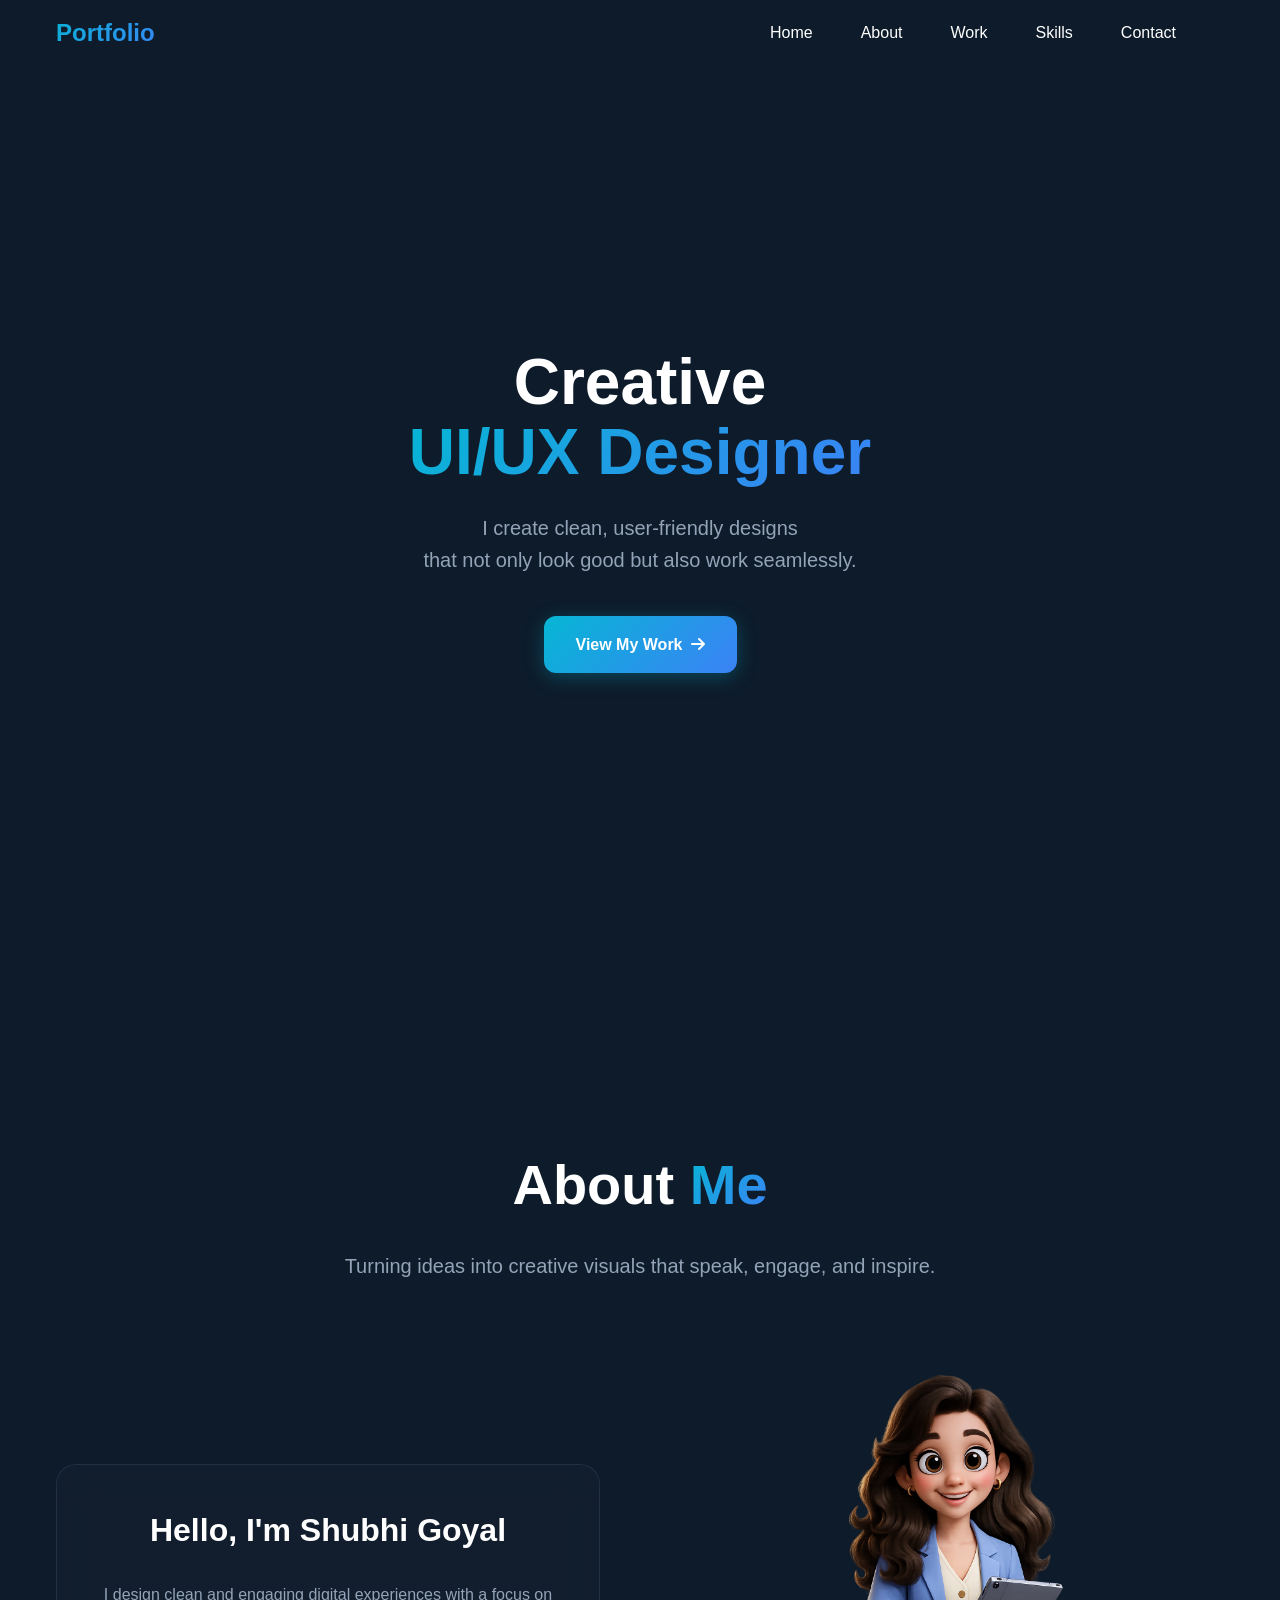
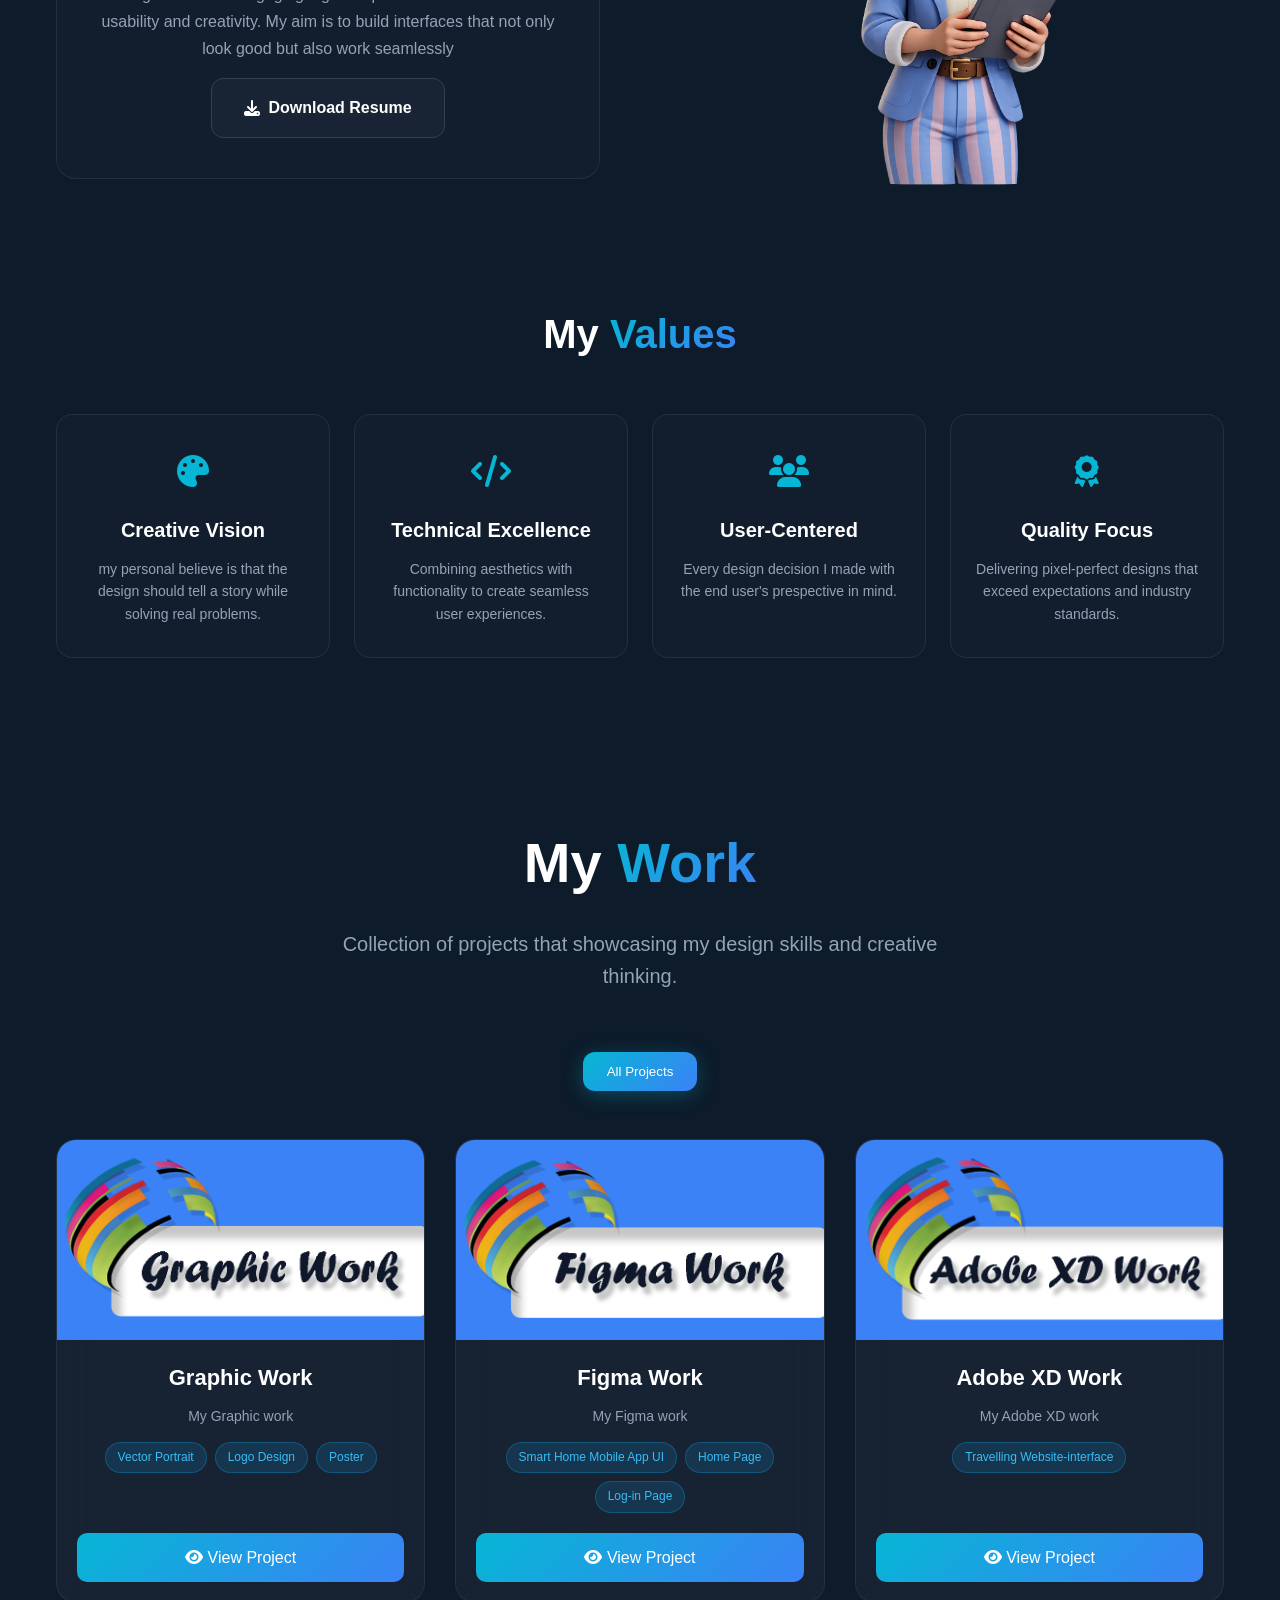
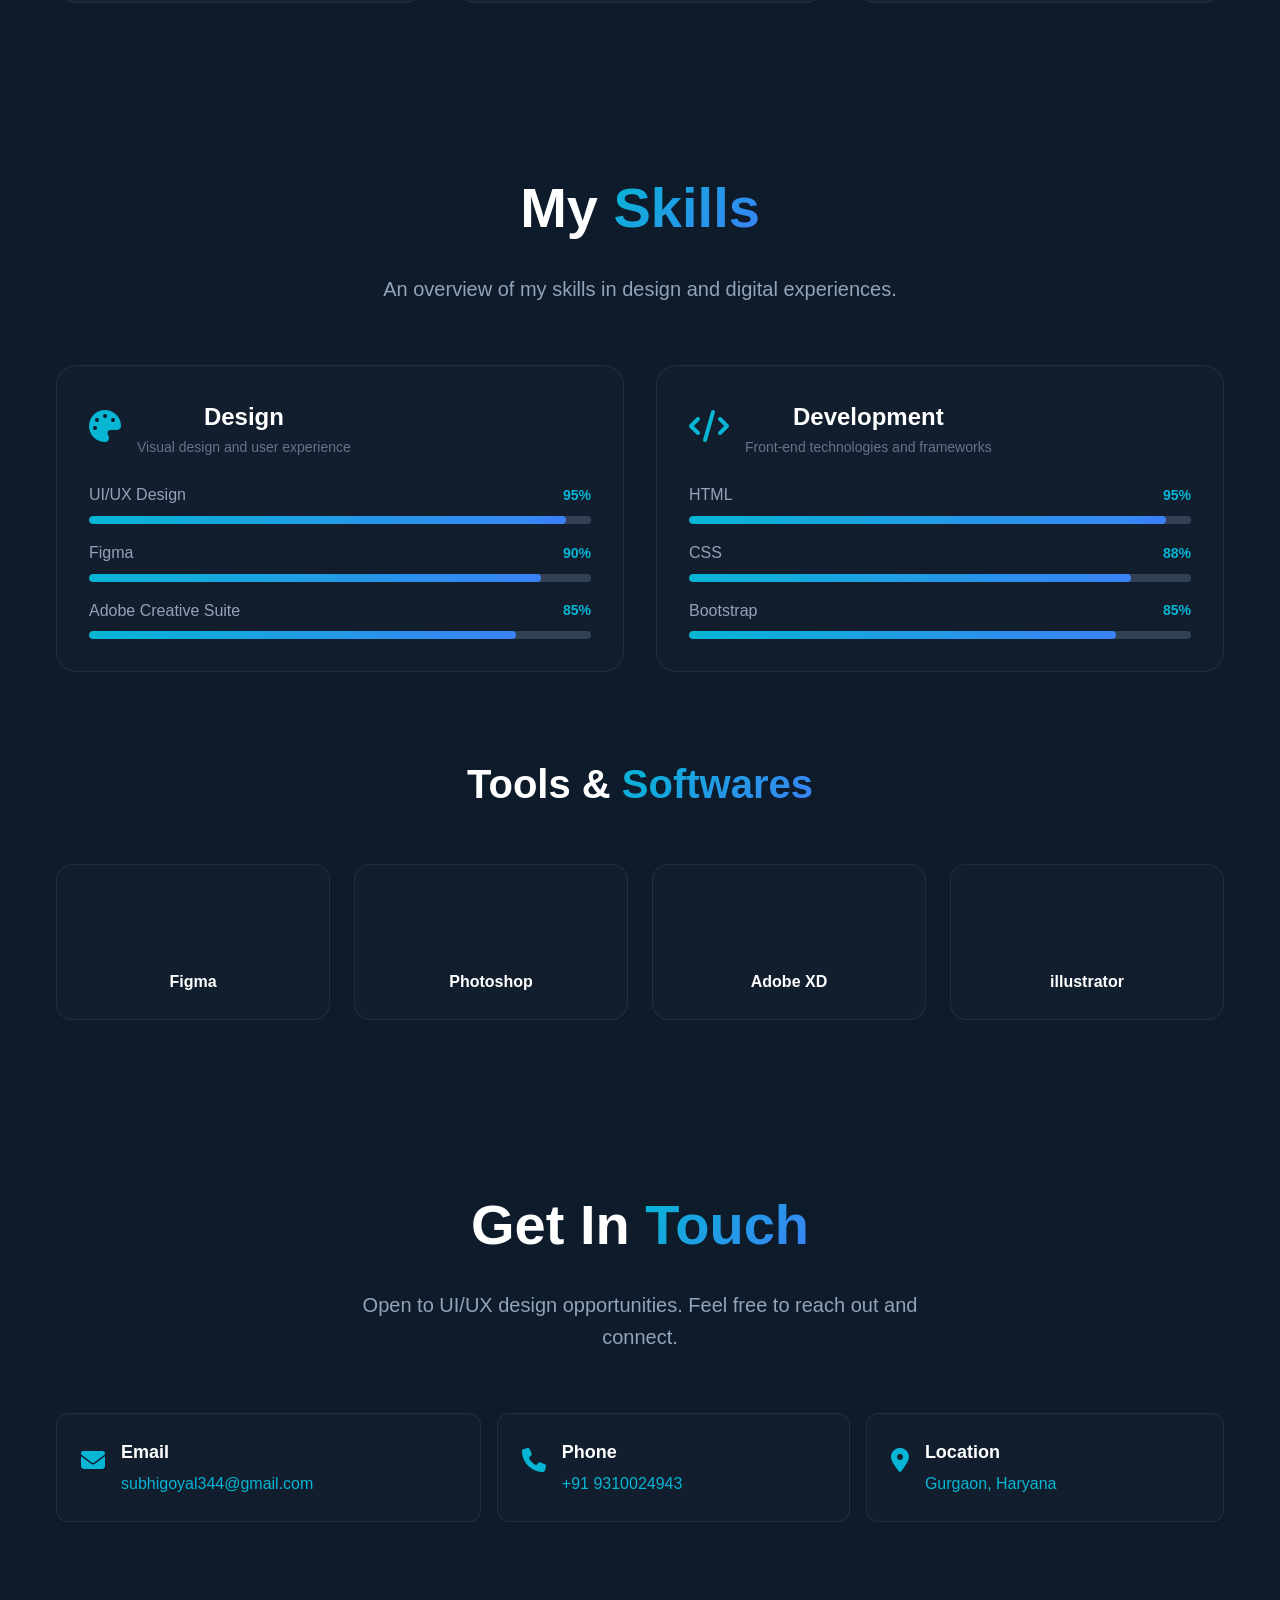
<file: index.html>
<!DOCTYPE html>
<html lang="en">
<head>
    <meta charset="UTF-8">
    <meta name="viewport" content="width=device-width, initial-scale=1.0">
    <title>Portfolio</title>
    <link rel="stylesheet" href="style.css">
    <link rel="stylesheet" href="https://cdnjs.cloudflare.com/ajax/libs/font-awesome/6.5.1/css/all.min.css">

</head>
<body>
    <nav class="nav">
        <div class="container">
             <div class="logo">
                <h2 class="gradient-text"><b>Portfolio</b></h2>
            </div>
            <div id="mainListDiv" class="main_list">
                <ul class="navlinks">
                    <li><a href="#home">Home</a></li>
                    <li><a href="#about">About</a></li>
                    <li><a href="#work">Work</a></li>
                    <li><a href="#skills">Skills</a></li>
                    <li><a href="#contact">Contact</a></li>
                </ul>
            </div>
            <span class="navTrigger">
                <i></i>
                <i></i>
                <i></i>
            </span>
        </div>
    </nav>

    <!-- Home Section -->
     <section id="home" class="section home-section">
    <div class="container">
            <h1 class="main-title">
                    <span class="title-line">Creative</span>
                    <span class="title-line gradient-text">UI/UX Designer</span>
                </h1>
            <p class="main-description">
                    I create clean, user-friendly designs<br>
                    that not only look good but also work seamlessly.
                </p>

                <div class="main-buttons">
                    <a href="#work" class="btn btn-primary">
                        View My Work
                        <i class="fas fa-arrow-right"></i>
                    </a>
                </div>
</div>
</section>

<!-- About section -->
 <section id="about" class="section about-section">
    <div class="container">
        <div class="section-header">
                <h2 class="section-title">
                    About <span class="gradient-text">Me</span>
                </h2>
                <p class="section-subtitle">
                    Turning ideas into creative visuals that speak, engage, and inspire.
                </p>
            </div>
    

    <div class="about-sec">
                <div class="about-content">
                    <div class="about-text">
                        <div class="box">
                            <h3>Hello, I'm Shubhi Goyal</h3>
                            <div class="about-description">
                                <p>
                                    I design clean and engaging digital experiences with a focus on usability and creativity. 
                                    My aim is to build interfaces that not only look good but also work seamlessly
                                </p>

                                </p>
                                <a href="resume/SHUBHI_GOYAL_FlowCV.pdf" download="" class="btn btn-secondary">
                        <i class="fas fa-download"></i>
                        Download Resume
                                </a>
                            </div>
                        </div>
                    </div>

                </div>
                <div class="about-image">
                   <img src="./img/main.profile.png" alt="">
                </div>

            </div>
                <div class="values-section">
                <h3 class="values-title">
                    My <span class="gradient-text">Values</span>
                </h3>
                <div class="values-grid">
                    <div class="value-box">
                        <div class="value-icon">
                            <i class="fas fa-palette"></i>
                        </div>
                        <h4>Creative Vision</h4>
                        <p>my personal believe is that the design should tell a story while solving real problems.</p>
                    </div>
                    <div class="value-box">
                        <div class="value-icon">
                            <i class="fas fa-code"></i>
                        </div>
                        <h4>Technical Excellence</h4>
                        <p>Combining aesthetics with functionality to create seamless user experiences.</p>
                    </div>
                    <div class="value-box">
                        <div class="value-icon">
                            <i class="fas fa-users"></i>
                        </div>
                        <h4>User-Centered</h4>
                        <p>Every design decision I made with the end user's prespective in mind.</p>
                    </div>

                    <div class="value-box">
                        <div class="value-icon">
                            <i class="fas fa-award"></i>
                        </div>
                        <h4>Quality Focus</h4>
                        <p>Delivering pixel-perfect designs that exceed expectations and industry standards.</p>
                    </div>
                </div>
            </div>
</div>
 </section>

 <!-- Work Section -->
    <section id="work" class="section work-section">
        <div class="container">
            <div class="section-header">
                <h2 class="section-title">
                    My <span class="gradient-text">Work</span>
                </h2>
                <p class="section-subtitle">
                    Collection of projects that showcasing my design skills and creative thinking.
            </div>

            <div class="filter-tabs">
                <button class="filter-btn active" data-filter="all">All Projects</button>
            </div>

            <div class="projects-grid">
                <div class="project-box" data-category="illustrator">
                    <div class="project-image">
                        <img src="img/graphicwork1.png"
                            alt="illustrator">
                        
                    </div>
                    <div class="project-content">
                        <h3 class="project-title">Graphic Work</h3>
                        <p class="project-description">My Graphic work</p>
                        <div class="project-tags">
                            <span class="tag">Vector Portrait</span>
                            <span class="tag">Logo Design</span>
                            <span class="tag">Poster</span>
                        </div>
                        <a href="graphicwork.html" class="project-btn">
                            <i class="fas fa-eye"></i>
                            View Project
                        </a>
                    </div>
                </div>

                <div class="project-box" data-category="Figma">
                    <div class="project-image">
                        <img src="img/figmawork1.png"
                            alt="E-Commerce Dashboard">
                        
                    </div>
                    <div class="project-content">
                        <h3 class="project-title">Figma Work</h3>
                        <p class="project-description">My Figma work</p>
                        <div class="project-tags">
                            <span class="tag">Smart Home Mobile App UI</span>
                            <span class="tag">Home Page</span>
                            <span class="tag">Log-in Page</span>
                        </div>
                        <a href="figma.html" class="project-btn">
                            <i class="fas fa-eye"></i>
                            View Project
                        </a>
                    </div>
                </div>

                <div class="project-box" data-category="Adobe XD">
                    <div class="project-image">
                        <img src="img/xdwork.png"
                            alt="Banking Mobile App">
                        
                    </div>
                    <div class="project-content">
                        <h3 class="project-title">Adobe XD Work</h3>
                        <p class="project-description">My Adobe XD work</p>
                        <div class="project-tags">
                            <span class="tag">Travelling Website-interface</span>
                        </div>
                        <a href="adobexd.html" class="project-btn">
                            <i class="fas fa-eye"></i>
                            View Project
                        </a>
                    </div>
                </div>

                <!-- <div class="project-box" data-category="frontend">
                    <div class="project-image">
                        <img src="img/fruntend.jpg"
                            alt="SaaS Landing Page">
                        
                    </div>
                    <div class="project-content">
                        <h3 class="project-title">Frontend</h3>
                        <p class="project-description">My Frontend work</p>
                        <div class="project-tags">
                            <span class="tag">Gym website</span>
                        </div>
                        <a href="" class="project-btn">
                            <i class="fas fa-eye"></i>
                            View Project
                        </a>
                    </div>
                </div> -->
 </div>
        </div>
    </section>


     <!-- Skills Section -->
    <section id="skills" class="section skills-section">
        <div class="container">
            <div class="section-header">
                <h2 class="section-title">
                    My <span class="gradient-text">Skills</span>
                </h2>
                <p class="section-subtitle">
                    An overview of my skills in design and digital experiences.
                </p>
            </div>

            <div class="skills-grid">
                <div class="skill-category">
                    <div class="category-header">
                        <div class="category-icon">
                            <i class="fas fa-palette"></i>
                        </div>
                        <div>
                            <h3>Design</h3>
                            <p>Visual design and user experience</p>
                        </div>
                    </div>
                    <div class="skills-list">
                        <div class="skill-item">
                            <div class="skill-info">
                                <span>UI/UX Design</span>
                                <span>95%</span>
                            </div>
                            <div class="skill-bar">
                                <div class="skill-progress" style="width: 95%"></div>
                            </div>
                        </div>
                        <div class="skill-item">
                            <div class="skill-info">
                                <span>Figma</span>
                                <span>90%</span>
                            </div>
                            <div class="skill-bar">
                                <div class="skill-progress" style="width: 90%"></div>
                            </div>
                        </div>
                        <div class="skill-item">
                            <div class="skill-info">
                                <span>Adobe Creative Suite</span>
                                <span>85%</span>
                            </div>
                            <div class="skill-bar">
                                <div class="skill-progress" style="width: 85%"></div>
                            </div>
                        </div>
                    </div>
                </div>

                <div class="skill-category">
                    <div class="category-header">
                        <div class="category-icon">
                            <i class="fas fa-code"></i>
                        </div>
                        <div>
                            <h3>Development</h3>
                            <p>Front-end technologies and frameworks</p>
                        </div>
                    </div>
                    <div class="skills-list">
                        <div class="skill-item">
                            <div class="skill-info">
                                <span>HTML</span>
                                <span>95%</span>
                            </div>
                            <div class="skill-bar">
                                <div class="skill-progress" style="width: 95%"></div>
                            </div>
                        </div>
                        <div class="skill-item">
                            <div class="skill-info">
                                <span>CSS</span>
                                <span>88%</span>
                            </div>
                            <div class="skill-bar">
                                <div class="skill-progress" style="width: 88%"></div>
                            </div>
                        </div>
                        <div class="skill-item">
                            <div class="skill-info">
                                <span>Bootstrap</span>
                                <span>85%</span>
                            </div>
                            <div class="skill-bar">
                                <div class="skill-progress" style="width: 85%"></div>
                            </div>
                        </div>
                    </div>
                </div>
            </div>

            <div class="tools-section">
                <h3 class="tools-title">
                    Tools & <span class="gradient-text">Softwares</span>
                </h3>
                <div class="tools-grid">
                    <div class="tool-item">
                        <div class="tool-icon figma-gradient">
                            <i class=""></i>
                        </div>
                        <h4>Figma</h4>
                    </div>
                    <div class="tool-item">
                        <div class="tool-icon photoshop-gradient">
                            <i class=""></i>
                        </div>
                        <h4>Photoshop</h4>
                    </div>
                    <div class="tool-item">
                        <div class="tool-icon adobe-gradient">
                            <i class=""></i>
                        </div>
                        <h4>Adobe XD</h4>
                    </div>
                    <div class="tool-item">
                        <div class="tool-icon illustrator-gradient">
                            <i class=""></i>
                        </div>
                        <h4>illustrator</h4>
                    </div>
                </div>
            </div>
        </div>
    </section>



    <!-- Contact Section -->
    <section id="contact" class="section contact-section">
        <div class="container">
            <div class="section-header">
                <h2 class="section-title">
                    Get In <span class="gradient-text">Touch</span>
                </h2>
                <p class="section-subtitle">
                    Open to UI/UX design opportunities. Feel free to reach out and connect.
                </p>
            </div>
            
                
                
                <div class="contact-info">
                        <div class="contact-method">
                            <div class="method-icon">
                                <i class="fas fa-envelope"></i>
                            </div>
                            <div class="method-info">
                                <h4>Email</h4>
                                <!-- <p>Drop me a line anytime</p> -->
                                <span>subhigoyal344@gmail.com</span>
                            </div>
                        </div>
                        
                        <div class="contact-method">
                            <div class="method-icon">
                                <i class="fas fa-phone"></i>
                            </div>
                            <div class="method-info">
                                <h4>Phone</h4>
                                <!-- <p>Call for urgent projects</p> -->
                                <span>+91 9310024943</span>
                            </div>
                        </div>
                        
                        <div class="contact-method">
                            <div class="method-icon">
                                <i class="fas fa-map-marker-alt"></i>
                            </div>
                            <div class="method-info">
                                <h4>Location</h4>
                                <!-- <p>Based in India</p> -->
                                <span>Gurgaon, Haryana</span>
                            </div>
                        </div>
            </div>
        </div>
    </section> 
   <script src="https://ajax.googleapis.com/ajax/libs/jquery/3.1.1/jquery.min.js"></script>

    <script>
        $(window).scroll(function() {
            if ($(document).scrollTop() > 50) {
                $('.nav').addClass('affix');
                console.log("OK");
            } else {
                $('.nav').removeClass('affix');
            }
        });
        
        $('.navTrigger').click(function () {
        $(this).toggleClass('active');
        console.log("Clicked menu");
        $("#mainListDiv").toggleClass("show_list");
        $("#mainListDiv").fadeIn();

});
</script>

</body>
</html>
</file>
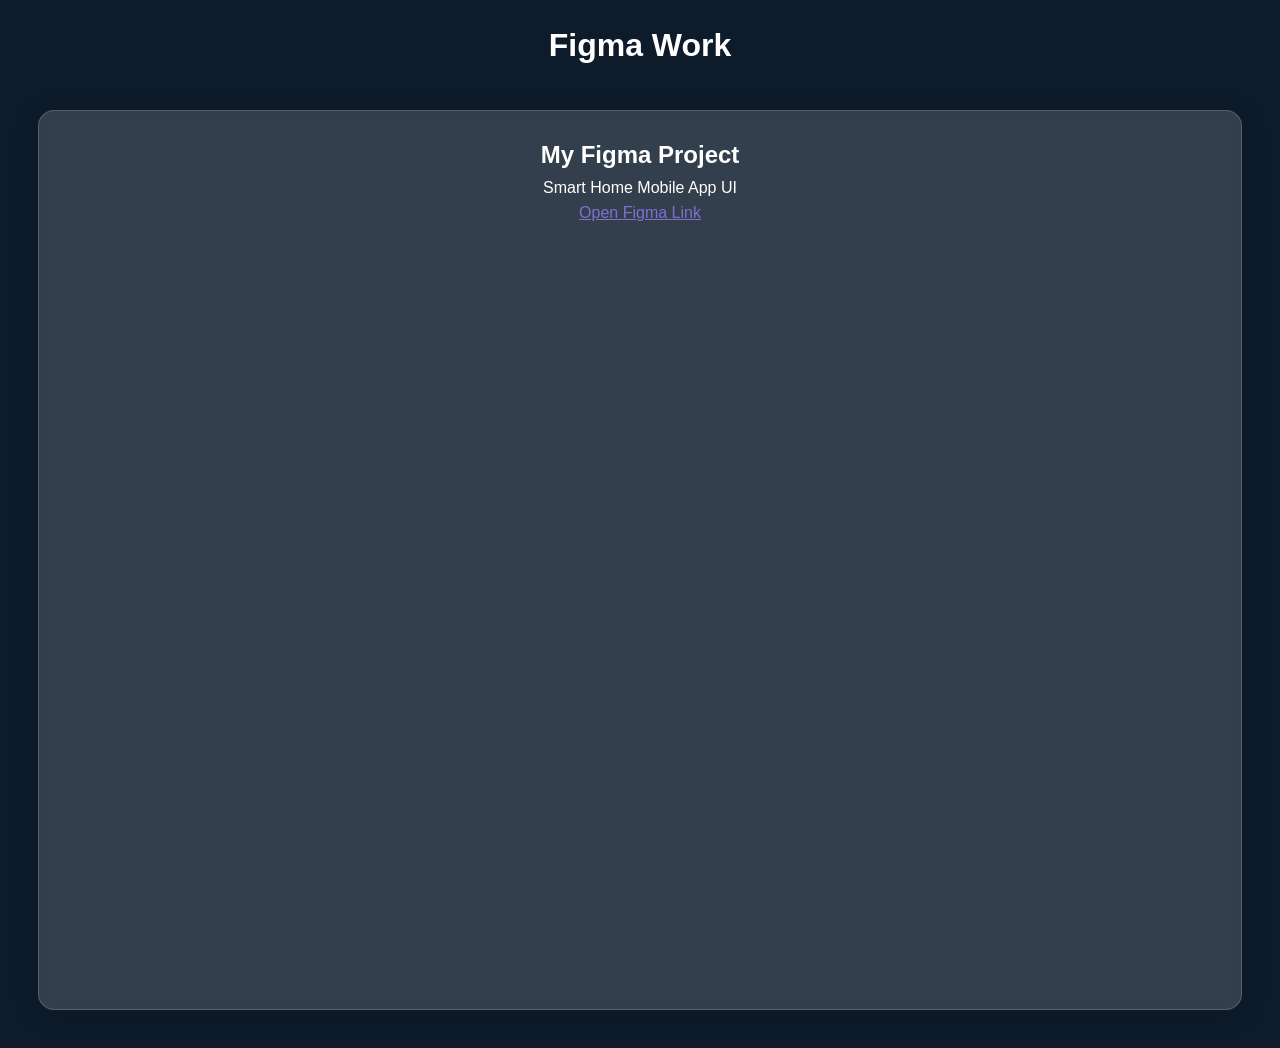
<file: figma.html>
<!DOCTYPE html>
<html lang="en">
<head>
    <meta charset="UTF-8">
    <meta name="viewport" content="width=device-width, initial-scale=1.0">
    <title>Photoshop work</title>
    <link rel="stylesheet" href="style.css">
</head>
<body>

     <div class="work-section1">
        <div class="heading"><h1><b>Figma Work</b></h1></div>
    </div>

        <div class="work-section2">

          <div class="slideshow">

         
<!-- section1 -->
    
    <h2>My Figma Project</h2>
    <p>Smart Home Mobile App UI</p>
    <a href="https://www.figma.com/proto/Wgpb3uJY6QyR5P1yD06fjv?node-id=0-1" target="_blank" class="figma-link">Open Figma Link</a>
    
  </div>
</div>

  
          </div>

          </div>
    
</body>
</html>
</file>
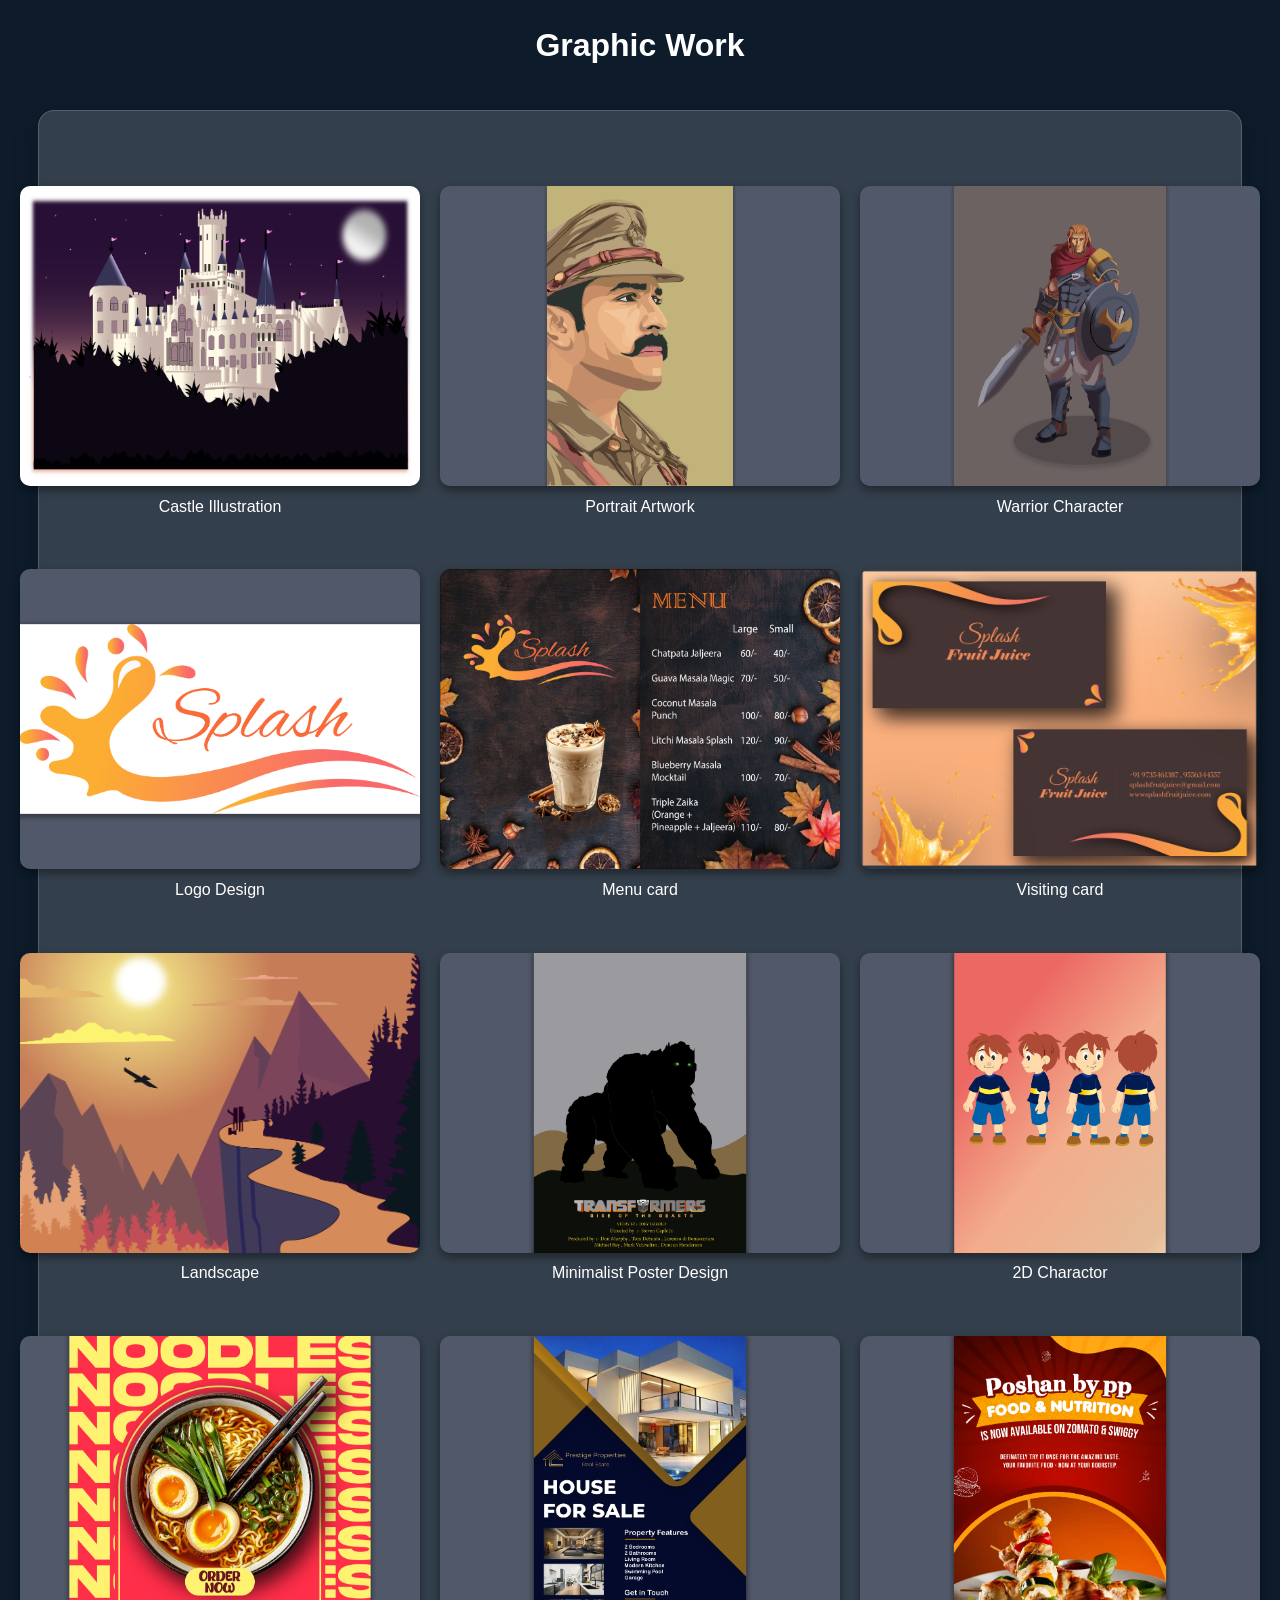
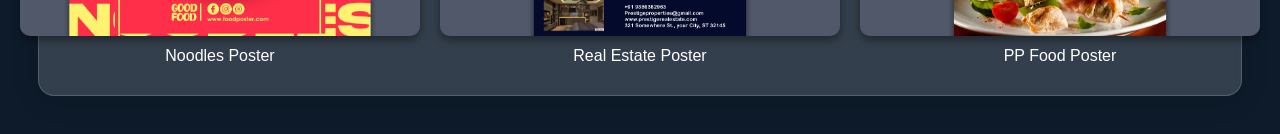
<file: graphicwork.html>
<!DOCTYPE html>
<html lang="en">
<head>
    <meta charset="UTF-8">
    <meta name="viewport" content="width=device-width, initial-scale=1.0">
    <title>Illustrator work</title>
    <link rel="stylesheet" href="style.css">
    
     
</head>
<body>
    <div class="work-section1">
        <div class="heading"><h1><b>Graphic Work</b></h1></div>
    </div>

        <div class="work-section2">

          <div class="slideshow">

         
<!-- section1 -->
  <div class="image-row">
  <div class="image-box">
    <img src="img/castle.png" alt="castle">
    <p class="caption">Castle Illustration</p>
  </div>

  <div class="image-box">
    <img src="img/portrait.jpg" alt="portrait">
    <p class="caption">Portrait Artwork</p>
  </div>

  <div class="image-box">
    <img src="img/worrior.1.jpg" alt="warrior">
    <p class="caption">Warrior Character</p>
  </div>
</div>



<!-- section2 -->
<div class="image-row">
  <div class="image-box">
    <img src="img/logo.jpg" alt="castle">
    <p class="caption">Logo Design</p>
  </div>

  <div class="image-box">
    <img src="img/Shubhi menu card (1).png" alt="portrait">
    <p class="caption">Menu card</p>
  </div>

  <div class="image-box">
    <img src="img/visiting.png" alt="warrior">
    <p class="caption">Visiting card</p>
  </div>
</div>



<!-- section3 -->
<div class="image-row">
  <div class="image-box">
    <img src="img/shubhi.landscape.png" alt="landscape">
    <p class="caption">Landscape</p>
  </div>

  <div class="image-box">
    <img src="img/minimalist.jpg" alt="minimalist">
    <p class="caption">Minimalist Poster Design</p>
  </div>

  <div class="image-box">
    <img src="img/charcter.jpg" alt="character">
    <p class="caption">2D Charactor</p>
  </div>
</div>


<!-- section4 photoshop work-->
  <div class="image-row">
  <div class="image-box">
    <img src="img/noodles.jpg" alt="noodles">
    <p class="caption">Noodles Poster</p>
  </div>

  <div class="image-box">
    <img src="img/eastate.jpg" alt="real-estate">
    <p class="caption">Real Estate Poster</p>
  </div>

  <div class="image-box">
    <img src="img/pp.jpg" alt="ppfood">
    <p class="caption">PP Food Poster</p>
  </div>
</div>

  
    
  
          </div>

          </div>

 
</body>
</html>
</file>
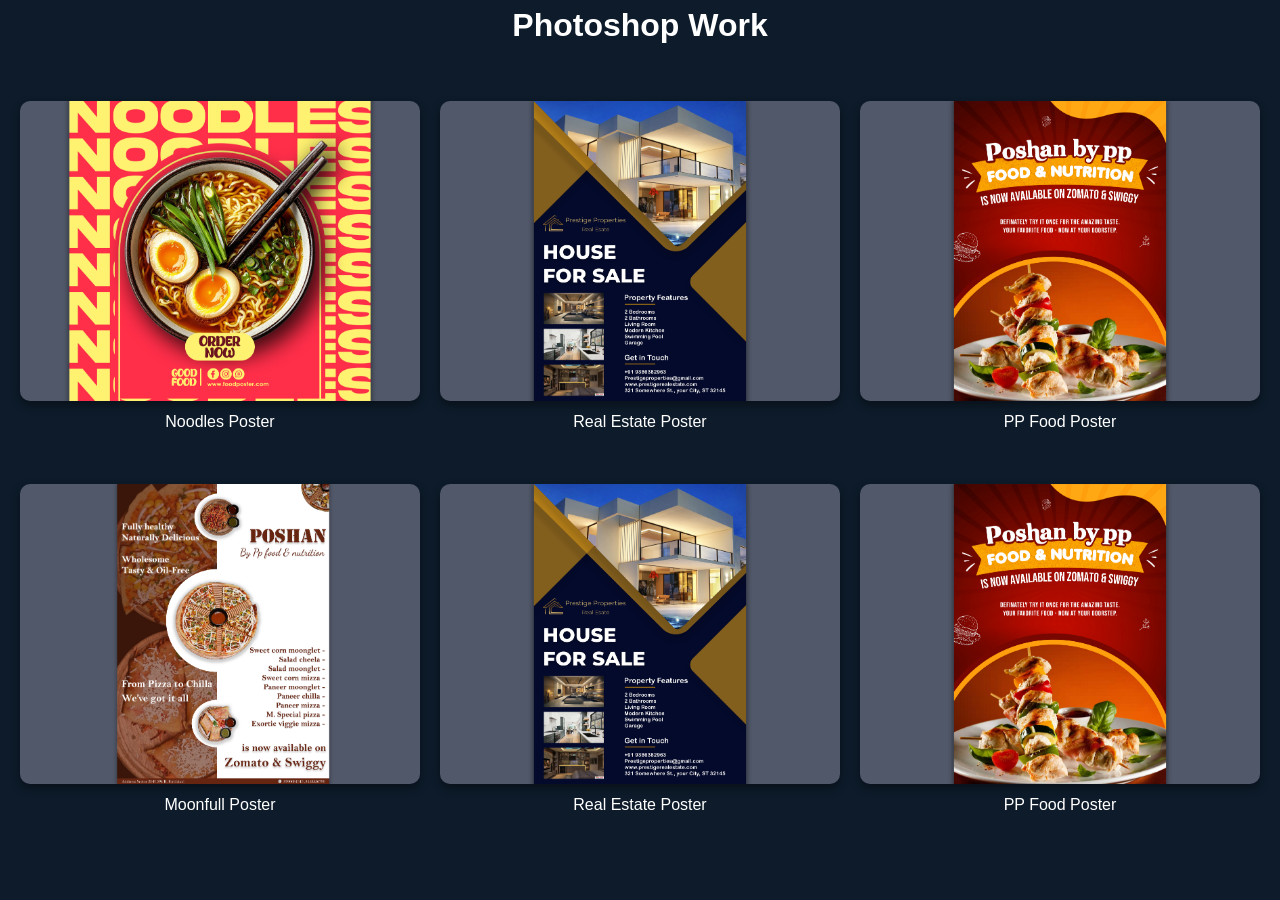
<file: photoshop.html>
<!DOCTYPE html>
<html lang="en">
<head>
    <meta charset="UTF-8">
    <meta name="viewport" content="width=device-width, initial-scale=1.0">
    <title>Photoshop work</title>
    <link rel="stylesheet" href="style.css">
</head>
<body>

     <div class="illust-section1">
        <div class="heading"><h1><b>Photoshop Work</b></h1></div>
    </div>

        <div class="illust-section2">

          <div class="slideshow">

         
<!-- section1 -->
  <div class="image-row">
  <div class="image-card">
    <img src="img/noodles.jpg" alt="noodles">
    <p class="caption">Noodles Poster</p>
  </div>

  <div class="image-card">
    <img src="img/eastate.jpg" alt="real-estate">
    <p class="caption">Real Estate Poster</p>
  </div>

  <div class="image-card">
    <img src="img/pp.jpg" alt="ppfood">
    <p class="caption">PP Food Poster</p>
  </div>
</div>

<!-- section1 -->
  <div class="image-row">
  <div class="image-card">
    <img src="img/moonfull.1.jpg" alt="moonfull">
    <p class="caption">Moonfull Poster</p>
  </div>

  <div class="image-card">
    <img src="img/eastate.jpg" alt="real-estate">
    <p class="caption">Real Estate Poster</p>
  </div>

  <div class="image-card">
    <img src="img/pp.jpg" alt="ppfood">
    <p class="caption">PP Food Poster</p>
  </div>
</div>



<!-- section2
<div class="image-row">
  <div class="image-card">
    <img src="img/logo.jpg" alt="castle">
    <p class="caption">Logo Design</p>
  </div>

  <div class="image-card">
    <img src="img/Shubhi menu card (1).png" alt="portrait">
    <p class="caption">Menu card</p>
  </div>

  <div class="image-card">
    <img src="img/visiting.png" alt="warrior">
    <p class="caption">Visiting card</p>
  </div>
</div>



section3
<div class="image-row">
  <div class="image-card">
    <img src="img/shubhi.landscape.png" alt="landscape">
    <p class="caption">Landscape</p>
  </div>

  <div class="image-card">
    <img src="img/minimalist.jpg" alt="minimalist">
    <p class="caption">Minimalist Poster Design</p>
  </div>

  <div class="image-card">
    <img src="img/charcter.jpg" alt="character">
    <p class="caption">2D Charactor</p>
  </div>
</div> -->

  
    
  
          </div>

          </div>
    
</body>
</html>
</file>
<file: style.css>
*{
margin:0;
padding:0;
box-sizing:border-box;
font-family:sans-serif;
}

html {
    scroll-behavior: smooth;
}

body {
    font-family: 'Inter', -apple-system, BlinkMacSystemFont, 'Segoe UI', Roboto, sans-serif;
    line-height: 1.6;
    color: #ffffff;
    background: linear-gradient(135deg, #0f172a 0%, #1e293b 50%, #0f172a 100%);
    min-height: 100vh;
}

/* Utility Classes */
.container {
    max-width: 1200px;
    margin: 0 auto;
    padding: 0 16px;
}

.gradient-text {
    background: linear-gradient(135deg, #06b6d4, #3b82f6);
    -webkit-background-clip: text;
    -webkit-text-fill-color: transparent;
    background-clip: text;
}

.section {
    /* min-height: 100vh; */
    padding: 80px 0px !important;
    position: relative;
}

.section-header {
    text-align: center;
    margin-bottom: 60px;
}

.section-title {
    font-size: 3.5rem;
    font-weight: 700;
    margin-bottom: 20px;
    opacity: 0;
    animation: slideUp 0.8s ease-out 0.2s forwards;
}

.section-subtitle {
    font-size: 1.25rem;
    color: #94a3b8;
    max-width: 600px;
    margin: 0 auto;
    opacity: 0;
    animation: slideUp 0.8s ease-out 0.4s forwards;
}

/* Navigation */

.nav {
    width: 100%;
    height: 65px;
    position: fixed;
    line-height: 65px;
    text-align: center;
    z-index: 9999;
}


.affix {
    padding: 0;
    background-color: rgba(15, 30, 49, 0.726) !important;
}


.nav div.logo {
    float: left;
    width: auto;
    height: auto;
}

.nav div.logo a {
    text-decoration: none;
    color: #fff;
    font-size: 20px;
}

.nav div.logo a:hover {
    color: #ccc;
}

.nav div.main_list {
    height: 65px;
    float: right;
}

.nav div.main_list ul {
    width: 100%;
    height: 65px;
    display: flex;
    list-style: none;
    margin: 0;
    padding: 0;
}

.nav div.main_list ul li {
    width: auto;
    height: 65px;
    padding: 0;
    padding-right: 3rem;
}

.nav div.main_list ul li a {
    text-decoration: none;
    color: #fff;
    line-height: 65px;
    font-size: 16px;
    
}

.nav div.main_list ul li a:hover {
    color: #ccc;
}


body{
background:#0f172a;
color:white;
}

/* home section */
.home-section .container{
    height: 100vh;
    width: 100%;
    padding-top: 20px;
    display: flex;
    justify-content: center;
    flex-direction: column;
    text-align: center;
    align-items: center;
}
.main-title{
    position: relative;
    /* height: 100vh; */
    text-align: center;
    justify-content: center;
    align-items: center;
    text-align: center;
    font-size: 64px;
    font-weight: 700;
    line-height: 1.1;
    margin-bottom: 24px;
}
.title-line{
    display: block;
    /* margin-bottom: 10px; */
}
.title-line:first-child {
    animation: slideUp 0.8s ease-out 0.2s forwards;
}

.title-line:last-child {
    animation: slideUp 0.8s ease-out 0.4s forwards;
}

.main-description {
    font-size: 20px;
    color: #94a3b8;
    margin-bottom: 40px;
    line-height: 1.6;
    /* opacity: 0; */
    animation: slideUp 0.8s ease-out 0.6s forwards;
}

.main-buttons {
    display: flex;
    gap: 16px;
    justify-content: center;
    margin-bottom: 60px;
    opacity: 0;
    animation: slideUp 0.8s ease-out 1s forwards;
}

.btn {
    display: inline-flex;
    align-items: center;
    gap: 8px;
    padding: 16px 32px;
    border-radius: 12px;
    font-weight: 600;
    text-decoration: none;
    border: none;
    cursor: pointer;
    transition: all 0.3s ease;
    font-size: 1rem;
}

.btn-primary {
    background: linear-gradient(135deg, #06b6d4, #3b82f6);
    color: #ffffff;
    box-shadow: 0 4px 20px rgba(6, 182, 212, 0.3);
}

.btn-primary:hover {
    transform: translateY(-2px);
    box-shadow: 0 8px 30px rgba(6, 182, 212, 0.4);
}


/* About section */
.about-sec{
    display: flex;
    justify-content: space-between;
    align-items: center;
    gap: 80px;
}
.about-content {
    flex: 1;
    gap: 60px;
    align-items: center;
    display: flex;
    max-width: 600px;
    /* margin-left: 40px; */
}

.box{
    background: rgba(30, 41, 59, 0.3);
    backdrop-filter: blur(20px);
    border: 1px solid rgba(51, 65, 85, 0.5);
    text-align: center;
    border-radius: 20px;
    padding: 40px;
    transition: all 0.3s ease;
}

.box:hover {
    border-color: rgba(6, 182, 212, 0.3);
    background: rgba(51, 65, 85, 0.3);
}

.box h3 {
    font-size: 32px;
    font-weight: 700;
    color: #ffffff;
    margin-bottom: 24px;
}

.about-description p {
    color: #94a3b8;
    margin-bottom: 16px;
    line-height: 1.7;
}
.about-text{
    flex: 1;
}

.about-image {
    display: flex;
    justify-content: center;
    flex: 1;
    margin-bottom: 80px;
    /* width: 350px;
    height: 250px;
    max-width: 100%; */
}
.about-image img{
    width: 320px;
    max-width: 100%;
}
.btn-secondary {
    background: rgba(30, 41, 59, 0.5);
    backdrop-filter: blur(20px);
    color: #ffffff;
    border: 1px solid #334155;
}

.btn-secondary:hover {
    background: rgba(51, 65, 85, 0.5);
    border-color: #475569;
    transform: translateY(-2px);
}


.values-section {
    text-align: center;
}

.values-title {
    font-size: 2.5rem;
    font-weight: 700;
    margin-bottom: 48px;
}

.values-grid {
    display: grid;
    grid-template-columns: repeat(auto-fit, minmax(250px, 1fr));
    gap: 24px;
}

.value-box {
    background: rgba(30, 41, 59, 0.3);
    backdrop-filter: blur(20px);
    border: 1px solid rgba(51, 65, 85, 0.5);
    border-radius: 16px;
    padding: 32px 24px;
    text-align: center;
    transition: all 0.3s ease;
}

.value-box:hover {
    border-color: rgba(6, 182, 212, 0.3);
    background: rgba(51, 65, 85, 0.3);
    transform: scale(1.05);
}

.value-icon {
    color: #06b6d4;
    font-size: 2rem;
    margin-bottom: 16px;
    transition: transform 0.3s ease;
}

.value-box:hover .value-icon {
    transform: scale(1.1);
}

.value-box h4 {
    font-size: 1.25rem;
    font-weight: 600;
    color: #ffffff;
    margin-bottom: 12px;
}

.value-box p {
    color: #94a3b8;
    font-size: 0.875rem;
    line-height: 1.6;
}



/* Work Section */
.projects-grid a{
    text-decoration: none;
}
.filter-tabs {
    display: flex;
    justify-content: center;
    gap: 16px;
    margin-bottom: 48px;
    flex-wrap: wrap;
}

.filter-btn {
    padding: 12px 24px;
    border-radius: 12px;
    border: none;
    background: rgba(30, 41, 59, 0.5);
    color: #94a3b8;
    font-weight: 500;
    cursor: pointer;
    transition: all 0.3s ease;
}

.filter-btn.active,
.filter-btn:hover {
    background: linear-gradient(135deg, #06b6d4, #3b82f6);
    color: #ffffff;
    box-shadow: 0 4px 20px rgba(6, 182, 212, 0.3);
}

.projects-grid{
    display: grid;
    grid-template-columns: repeat(auto-fit,minmax(300px,1fr));
    gap: 30px;
    margin-top: 40px;
}
.project-box{
background:rgba(30,41,59,0.6);
border:1px solid rgba(51,65,85,0.5);
border-radius:20px;
overflow:hidden;
transition:all 0.4s ease;
backdrop-filter:blur(20px);

display:flex;
flex-direction:column;
height:100%;
}
.project-box:hover{
    transform: translateY(-10px)scale(1.02);
    box-shadow: 0 20px 40px rgba(0,0,0,0.4);
}
.project-image{
    position: relative;
    overflow: hidden;
}
.project-image img{
    width:100%;
    height:200px;
    object-fit:cover;
    display: block;
    transition: transform 0.4s ease;
}
.project-box:hover img{
    transform: scale(1.08);
}
.project-content{
padding:20px;
text-align:center;
display:flex;
flex-direction:column;
flex-grow:1;
}
.project-title{
font-size:22px;
font-weight:600;
color:#ffffff;
margin-bottom:10px;
}
.project-description{
color:#94a3b8;
font-size:14px;
margin-bottom:15px;
}
.project-tags{
display:flex;
flex-wrap:wrap;
gap:8px;
justify-content:center;
margin-bottom:20px;
}

.tag{
padding:5px 12px;
background:rgba(14,165,233,0.15);
border:1px solid rgba(14,165,233,0.3);
border-radius:20px;
font-size:12px;
color:#38bdf8;
}
.project-btn{
display:inline-block;
width:100%;
padding:12px;
border-radius:10px;
background:linear-gradient(135deg,#06b6d4,#3b82f6);
color:white;
text-decoration:none;
font-weight:500;
transition:0.3s;
margin-top: auto;
}
.project-btn:hover{
transform:translateY(-3px);
box-shadow:0 10px 25px rgba(59,130,246,0.4);
}

/* skils-section */
.skills-grid {
    display: grid;
    grid-template-columns: repeat(auto-fit, minmax(400px, 1fr));
    gap: 32px;
    margin-bottom: 80px;
}

.skill-category {
    background: rgba(30, 41, 59, 0.3);
    backdrop-filter: blur(20px);
    border: 1px solid rgba(51, 65, 85, 0.5);
    border-radius: 20px;
    padding: 32px;
    transition: all 0.3s ease;
}

.skill-category:hover {
    border-color: rgba(6, 182, 212, 0.3);
}

.category-header {
    display: flex;
    align-items: center;
    gap: 16px;
    margin-bottom: 24px;
}

.category-icon {
    color: #06b6d4;
    font-size: 2rem;
}

.category-header h3 {
    font-size: 1.5rem;
    font-weight: 700;
    color: #ffffff;
}

.category-header p {
    color: #64748b;
    font-size: 0.875rem;
}

.skills-list {
    display: flex;
    flex-direction: column;
    gap: 16px;
}

.skill-item {
    transition: transform 0.3s ease;
}

.skill-item:hover {
    transform: translateX(8px);
}

.skill-info {
    display: flex;
    justify-content: space-between;
    align-items: center;
    margin-bottom: 8px;
}

.skill-info span:first-child {
    color: #94a3b8;
    font-weight: 500;
}

.skill-info span:last-child {
    color: #06b6d4;
    font-weight: 600;
    font-size: 0.875rem;
}

.skill-bar {
    width: 100%;
    height: 8px;
    background: #334155;
    border-radius: 4px;
    overflow: hidden;
}

.skill-progress {
    height: 100%;
    background: linear-gradient(135deg, #06b6d4, #3b82f6);
    border-radius: 4px;
    transition: all 1s ease;
    animation: expandWidth 1.5s ease-out forwards;
}

.tools-section {
    text-align: center;
}

.tools-title {
    font-size: 2.5rem;
    font-weight: 700;
    margin-bottom: 48px;
}

.tools-grid {
    display: grid;
    grid-template-columns: repeat(auto-fit, minmax(150px, 1fr));
    gap: 24px;
}

.tool-item {
    background: rgba(30, 41, 59, 0.3);
    backdrop-filter: blur(20px);
    border: 1px solid rgba(51, 65, 85, 0.5);
    border-radius: 16px;
    padding: 24px;
    text-align: center;
    transition: all 0.3s ease;
}

.tool-item:hover {
    border-color: rgba(6, 182, 212, 0.3);
    transform: scale(1.05);
}

.tool-icon {
    width: 64px;
    height: 64px;
    border-radius: 12px;
    display: flex;
    align-items: center;
    justify-content: center;
    margin: 0 auto 16px;
    font-size: 2rem;
    color: #ffffff;
    transition: transform 0.3s ease;
}

.tool-item:hover .tool-icon {
    transform: scale(1.1);
}

.figma-gradient {
  background: linear-gradient(135deg, #3b6f9a, #00c8ff);
  background-image: url('https://cdn.prod.website-files.com/64f6a7b65b5aa4b4fbca8590/64f6dc2d7e56444752b9d4a2_figma-3d-logo.svg'); /* Replace with the actual path */
  background-size: 64px 64px; /* Adjust size as needed */
  background-repeat: no-repeat;
  background-position: center;
}
.photoshop-gradient {
  background: linear-gradient(135deg, #001e36, #00c8ff);
  background-image: url('https://upload.wikimedia.org/wikipedia/commons/a/af/Adobe_Photoshop_CC_icon.svg'); /* Replace with the actual path */
  background-size: 64px 64px; /* Adjust size as needed */
  background-repeat: no-repeat;
  background-position: center;
}
.adobe-gradient {
  background: linear-gradient(135deg, #001e36, #00c8ff);
  background-image: url('https://upload.wikimedia.org/wikipedia/commons/c/c2/Adobe_XD_CC_icon.svg'); /* Replace with the actual path */
  background-size: 64px 64px; /* Adjust size as needed */
  background-repeat: no-repeat;
  background-position: center;
}
.illustrator-gradient {
  background: linear-gradient(135deg, #001e36, #00c8ff);
  background-image: url('https://upload.wikimedia.org/wikipedia/commons/f/fb/Adobe_Illustrator_CC_icon.svg'); /* Replace with the actual path */
  background-size: 64px 64px; /* Adjust size as needed */
  background-repeat: no-repeat;
  background-position: center;
}


.tool-item h4 {
    color: #ffffff;
    font-weight: 600;
    transition: color 0.3s ease;
}

.tool-item:hover h4 {
    color: #06b6d4;
}



.contact-info {
    display: grid;
    grid-template-columns: repeat(3,auto);
    gap: 16px;
}

.contact-method {
    background: rgba(30, 41, 59, 0.3);
    backdrop-filter: blur(20px);
    border: 1px solid rgba(51, 65, 85, 0.5);
    border-radius: 12px;
    padding: 24px;
    display: flex;
    align-items: flex-start;
    gap: 16px;
    transition: all 0.3s ease;
}

.contact-method:hover {
    border-color: rgba(6, 182, 212, 0.3);
}

.method-icon {
    color: #06b6d4;
    font-size: 1.5rem;
    margin-top: 4px;
    transition: transform 0.3s ease;
}

.contact-method:hover .method-icon {
    transform: scale(1.1);
}

.method-info h4 {
    font-size: 1.125rem;
    font-weight: 600;
    color: #ffffff;
    margin-bottom: 4px;
    text-align: left;
}


.method-info span {
    color: #06b6d4;
    font-weight: 500;
}






/* Animations */
@keyframes slideUp {
    from {
        opacity: 0;
        transform: translateY(50px);
    }
    to {
        opacity: 1;
        transform: translateY(0);
    }
}



/* Responsive Design */
@media (max-width: 768px) {

    .image-row {
        display: block !important;
    }

    /* .work-section2 {
        margin: 0px !important;
    } */

    .image-row img {
        width: 100% !important;
    }

   .navTrigger {
        display: block;
    }
    .nav div.logo {
        margin-left: 15px;
    }
    .nav div.main_list {
        width: 100%;
        height: 0;
        overflow: hidden;
    }
    .nav div.show_list {
        height: auto;
        display: none;
    }
    .nav div.main_list ul {
        flex-direction: column;
        width: 100%;
        height: 100vh;
        right: 0;
        left: 0;
        bottom: 0;
        background-color: rgba(15, 30, 49, 0.705) !important;
        /*same background color of navbar*/
        background-position: center top;
    }
    .nav div.main_list ul li {
        width: 100%;
        padding-right: 0px;
    }
    .nav div.main_list ul li a {
        width: 100%;
        padding: 20px;
    }
    .nav div.media_button {
        display: block;
    }

    
.navTrigger {
    cursor: pointer;
    width: 30px;
    height: 25px;
    margin: auto;
    position: absolute;
    right: 30px;
    top: 0;
    bottom: 0;
}

.navTrigger i {
    background-color: #fff;
    border-radius: 2px;
    content: '';
    display: block;
    width: 100%;
    height: 4px;
}

.navTrigger i:nth-child(1) {
    -webkit-animation: outT 0.8s backwards;
    animation: outT 0.8s backwards;
    -webkit-animation-direction: reverse;
    animation-direction: reverse;
}

.navTrigger i:nth-child(2) {
    margin: 5px 0;
    -webkit-animation: outM 0.8s backwards;
    animation: outM 0.8s backwards;
    -webkit-animation-direction: reverse;
    animation-direction: reverse;
}

.navTrigger i:nth-child(3) {
    -webkit-animation: outBtm 0.8s backwards;
    animation: outBtm 0.8s backwards;
    -webkit-animation-direction: reverse;
    animation-direction: reverse;
}

.navTrigger.active i:nth-child(1) {
    -webkit-animation: inT 0.8s forwards;
    animation: inT 0.8s forwards;
}

.navTrigger.active i:nth-child(2) {
    -webkit-animation: inM 0.8s forwards;
    animation: inM 0.8s forwards;
}

.navTrigger.active i:nth-child(3) {
    -webkit-animation: inBtm 0.8s forwards;
    animation: inBtm 0.8s forwards;
}

@-webkit-keyframes inM {
    50% {
        -webkit-transform: rotate(0deg);
    }
    100% {
        -webkit-transform: rotate(45deg);
    }
}

@keyframes inM {
    50% {
        transform: rotate(0deg);
    }
    100% {
        transform: rotate(45deg);
    }
}

@-webkit-keyframes outM {
    50% {
        -webkit-transform: rotate(0deg);
    }
    100% {
        -webkit-transform: rotate(45deg);
    }
}

@keyframes outM {
    50% {
        transform: rotate(0deg);
    }
    100% {
        transform: rotate(45deg);
    }
}

@-webkit-keyframes inT {
    0% {
        -webkit-transform: translateY(0px) rotate(0deg);
    }
    50% {
        -webkit-transform: translateY(9px) rotate(0deg);
    }
    100% {
        -webkit-transform: translateY(9px) rotate(135deg);
    }
}

@keyframes inT {
    0% {
        transform: translateY(0px) rotate(0deg);
    }
    50% {
        transform: translateY(9px) rotate(0deg);
    }
    100% {
        transform: translateY(9px) rotate(135deg);
    }
}

@-webkit-keyframes outT {
    0% {
        -webkit-transform: translateY(0px) rotate(0deg);
    }
    50% {
        -webkit-transform: translateY(9px) rotate(0deg);
    }
    100% {
        -webkit-transform: translateY(9px) rotate(135deg);
    }
}

@keyframes outT {
    0% {
        transform: translateY(0px) rotate(0deg);
    }
    50% {
        transform: translateY(9px) rotate(0deg);
    }
    100% {
        transform: translateY(9px) rotate(135deg);
    }
}

@-webkit-keyframes inBtm {
    0% {
        -webkit-transform: translateY(0px) rotate(0deg);
    }
    50% {
        -webkit-transform: translateY(-9px) rotate(0deg);
    }
    100% {
        -webkit-transform: translateY(-9px) rotate(135deg);
    }
}

@keyframes inBtm {
    0% {
        transform: translateY(0px) rotate(0deg);
    }
    50% {
        transform: translateY(-9px) rotate(0deg);
    }
    100% {
        transform: translateY(-9px) rotate(135deg);
    }
}

@-webkit-keyframes outBtm {
    0% {
        -webkit-transform: translateY(0px) rotate(0deg);
    }
    50% {
        -webkit-transform: translateY(-9px) rotate(0deg);
    }
    100% {
        -webkit-transform: translateY(-9px) rotate(135deg);
    }
}

@keyframes outBtm {
    0% {
        transform: translateY(0px) rotate(0deg);
    }
    50% {
        transform: translateY(-9px) rotate(0deg);
    }
    100% {
        transform: translateY(-9px) rotate(135deg);
    }
}


    .main-title{
        font-size: 36px;
        line-height: 1.2;
    }
    .main-description{
        font-size: 16px;
        padding: 0 10px;
    }

    .section-title {
        font-size: 2.5rem;
    }
    .section-subtitle {
        font-size: 16px;
    }

    .hero-title {
        font-size: 2.5rem;
    }

    .hero-buttons {
        flex-direction: column;
        align-items: center;
    }

    .hero-stats {
        grid-template-columns: 1fr;
        gap: 24px;
    }
    .about-sec{
        flex-direction: column;
        text-align: center;
    }
    .about-image{
        margin-top: 30px;
    }

    .about-content {
        grid-template-columns: 1fr;
        gap: 40px;
    }

    .contact-info {
        grid-template-columns: 1fr;
        gap: 40px;
        padding: 0 20px;
    }

    .form-row {
        grid-template-columns: 1fr;
    }

    .skills-grid {
        grid-template-columns: 1fr;
    }

    .projects-grid {
        grid-template-columns: 1fr;
    }

    .tools-grid {
        grid-template-columns: repeat(2, 1fr);
    }

    .values-grid {
        grid-template-columns: 1fr;
    }
}

@media (max-width: 480px) {
    .container {
        padding-left: 20px;
        padding-right: 20px;
    }

    .section {
        padding: 60px 0;
    }

    .section-title {
        font-size: 2rem;
    }

    .hero-title {
        font-size: 2rem;
    }

    .hero-description {
        font-size: 1rem;
    }

    .btn {
        padding: 12px 24px;
        font-size: 0.875rem;
    }

    .card {
        padding: 24px;
    }

    .contact-form-container {
        padding: 24px;
    }

    .profile-placeholder {
        width: 280px;
        height: 280px;
    }
}





/* second-page */

.heading h1{
    text-align: center; 
    color: white ;
}


.work-section1{
    padding-top: 20px;
}
.work-section2{
    margin: 3%;
    /* From https://css.glass */
background: rgba(255, 255, 255, 0.16);
border-radius: 16px;
box-shadow: 0 4px 30px rgba(0, 0, 0, 0.1);
backdrop-filter: blur(3.7px);
-webkit-backdrop-filter: blur(3.7px);
border: 1px solid rgba(255, 255, 255, 0.17);
padding: 2%;
height: 100%;
min-height: 100vh;
    
}

/* .box2 img{
    width: 350px;
    height: 300px;
    position: relative;
    top: 0;
     transition: all 0.3s ease-in-out;
    
}
.box2{
    
    padding: 0px 20px;  
    margin: 10px 20px;
    text-align: center;
    
}
.box2 img:hover{
    top: -30px;

}

.slideshow {
  display: flex;
  justify-content: center;
  align-items: center;
  gap: 20px; 
} */

body {
  background-color: #0d1b2a;
  color: white;
  text-align: center;
  font-family: Arial, sans-serif;
}

/* arrange images horizontally */
.image-row {
  display: flex;
  justify-content: center; /* centers horizontally */
  align-items: center;     /* aligns vertically */
  gap: 20px;               /* space between images */
  margin-top: 50px;
}

/* image styling */
.image-row img {
  width: 400px;  /* adjust size */
  height: 300px;
  border-radius: 10px;
  box-shadow: 0 4px 10px rgba(0,0,0,0.4);
  transition: transform 0.3s ease;
}

.image-row img:hover {
  transform: scale(1.05);
}

.video-box{
    height: 100vh;
    width: 100%;
    overflow: hidden;
    border-radius: 15px;
    aspect-ratio: 9/16;
    background: #000;
}

.video-box video{
    width: 100%;
    height: 100%;
    object-fit: contain;
    display: block;
    transform: scale(1);
    transition: 0.4s;
}

.video-box:hover video{
    transform: scale(1.05);
}


/* figma css */
.figma-link{
    color: #7f71cf;
}
</file>
